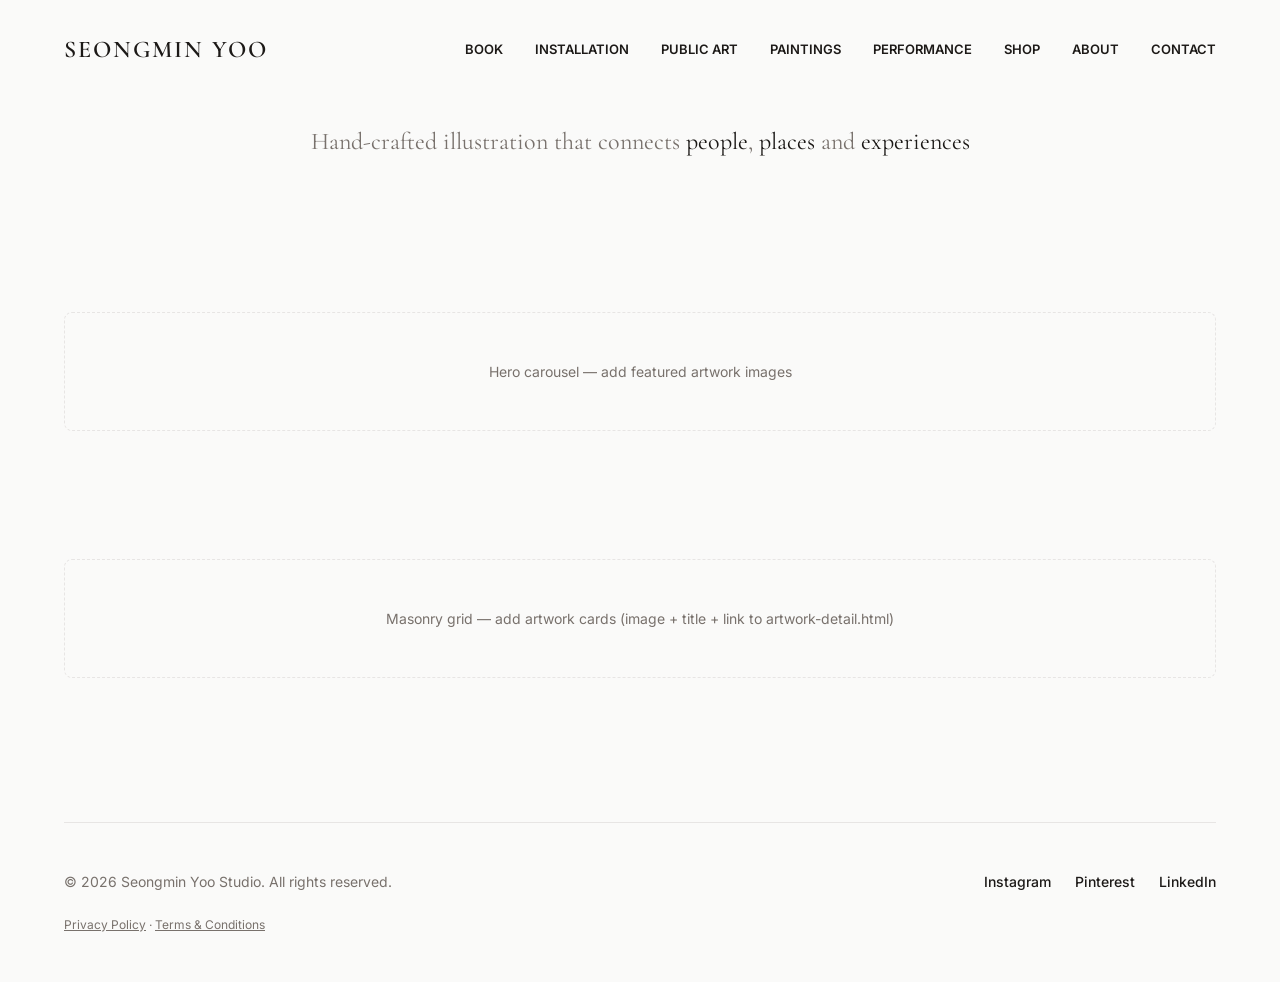
<file: index.html>
<!doctype html>
<html lang="en">
<head>
  <meta charset="UTF-8">
  <meta name="viewport" content="width=device-width, initial-scale=1.0">
  <title><!-- TODO: e.g. "Seongmin Yoo — Illustration & Public Art" --></title>
  <meta name="description" content="<!-- TODO: 1-2 sentence site description for search results -->">
  <link rel="canonical" href="https://TODO-your-domain.com/">
  <!-- TODO: favicon — add once a logo/mark exists -->
  <!-- <link rel="icon" href="favicon.ico"> -->
  <!-- TODO: social preview image (1200x630) for link unfurls -->
  <meta property="og:title" content="<!-- TODO -->">
  <meta property="og:description" content="<!-- TODO -->">
  <meta property="og:image" content="<!-- TODO -->">
  <meta property="og:type" content="website">
  <link rel="preconnect" href="https://fonts.googleapis.com">
  <link rel="preconnect" href="https://fonts.gstatic.com" crossorigin>
  <link href="https://fonts.googleapis.com/css2?family=Cormorant+Garamond:wght@400;600&family=Inter:wght@400;500;600&display=swap" rel="stylesheet">
  <link rel="stylesheet" href="css/style.css">
</head>
<body>
  <a class="skip-link" href="#main">Skip to content</a>

  <header class="site-header">
    <a class="site-logo" href="index.html">Seongmin Yoo</a>
    <button class="nav-toggle" aria-label="Toggle navigation" aria-expanded="false">&#9776;</button>
    <nav class="site-nav" aria-label="Primary">
      <a href="book.html">Book</a>
      <a href="installation.html">Installation</a>
      <a href="public-art.html">Public Art</a>
      <a href="paintings.html">Paintings</a>
      <a href="performance.html">Performance</a>
      <a href="shop.html">Shop</a>
      <a href="about.html">About</a>
      <a href="contact.html">Contact</a>
    </nav>
  </header>

  <p class="tagline">Hand-crafted illustration that connects <strong>people</strong>, <strong>places</strong> and <strong>experiences</strong></p>

  <main id="main">
    <!-- Hero-Carousel: rotating featured artwork. TODO: real images + carousel JS once photos exist -->
    <section class="section" aria-label="Featured work">
      <div class="content-placeholder">Hero carousel — add featured artwork images</div>
    </section>

    <!-- Masonry-Grid: portfolio highlights across categories -->
    <section class="section">
      <h2 class="visually-hidden">Portfolio</h2>
      <div class="content-placeholder">Masonry grid — add artwork cards (image + title + link to artwork-detail.html)</div>
    </section>
  </main>

  <footer class="site-footer">
    <hr class="footer-top-line">
    <div class="footer-content">
      <p class="footer-copyright">&copy; 2026 Seongmin Yoo Studio. All rights reserved.</p>
      <ul class="footer-socials">
        <li><a href="#" data-todo="real Instagram URL">Instagram</a></li>
        <li><a href="#" data-todo="real Pinterest URL">Pinterest</a></li>
        <li><a href="#" data-todo="real LinkedIn URL">LinkedIn</a></li>
      </ul>
    </div>
    <p class="footer-legal"><a href="privacy.html">Privacy Policy</a> &middot; <a href="terms.html">Terms &amp; Conditions</a></p>
  </footer>

  <script src="js/main.js"></script>
</body>
</html>
</file>
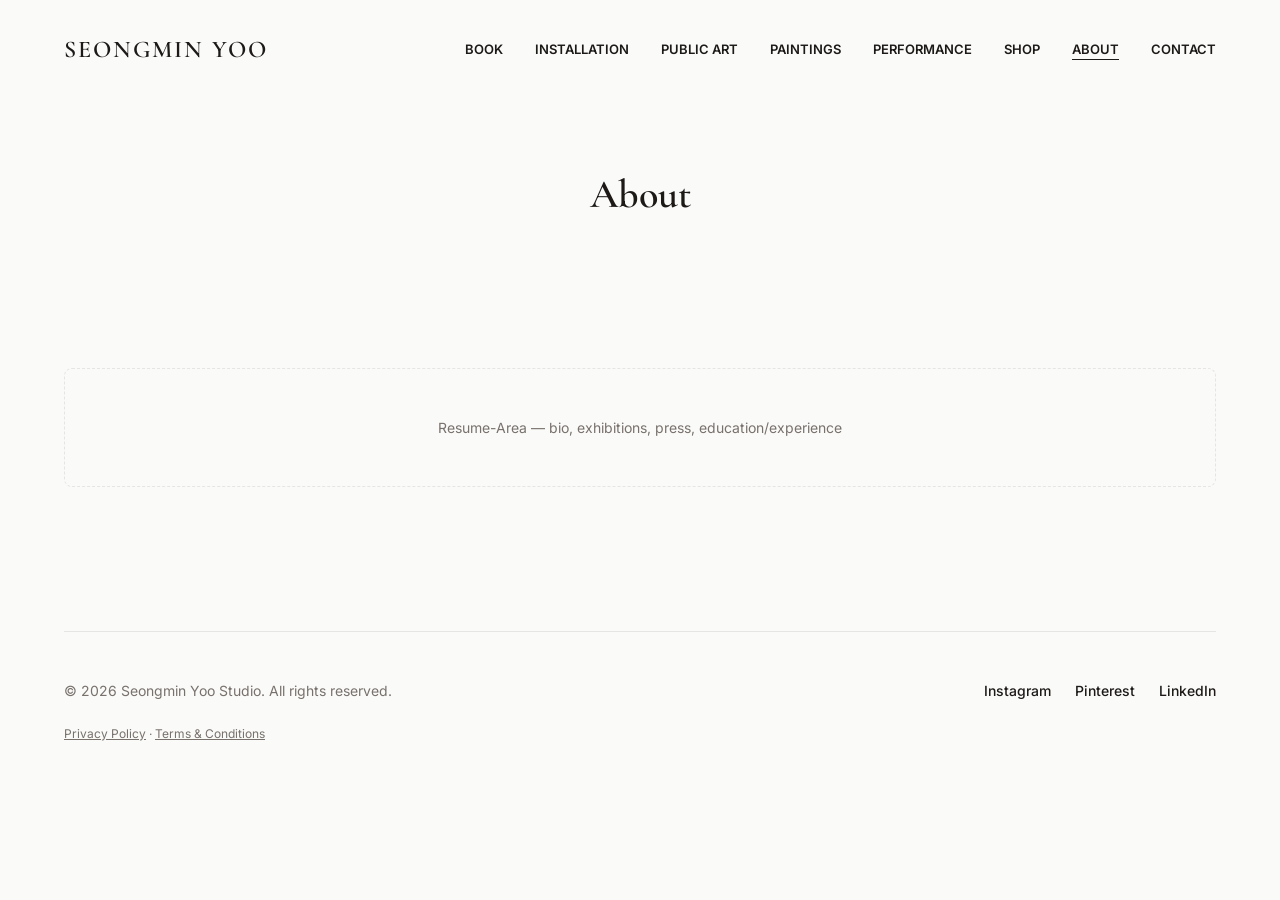
<file: about.html>
<!doctype html>
<html lang="en">
<head>
  <meta charset="UTF-8">
  <meta name="viewport" content="width=device-width, initial-scale=1.0">
  <title><!-- TODO: "About — Seongmin Yoo" --></title>
  <meta name="description" content="<!-- TODO -->">
  <link rel="canonical" href="https://TODO-your-domain.com/about.html">
  <meta property="og:title" content="<!-- TODO -->">
  <meta property="og:description" content="<!-- TODO -->">
  <meta property="og:image" content="<!-- TODO -->">
  <meta property="og:type" content="website">
  <link rel="preconnect" href="https://fonts.googleapis.com">
  <link rel="preconnect" href="https://fonts.gstatic.com" crossorigin>
  <link href="https://fonts.googleapis.com/css2?family=Cormorant+Garamond:wght@400;600&family=Inter:wght@400;500;600&display=swap" rel="stylesheet">
  <link rel="stylesheet" href="css/style.css">
</head>
<body>
  <a class="skip-link" href="#main">Skip to content</a>

  <header class="site-header">
    <a class="site-logo" href="index.html">Seongmin Yoo</a>
    <button class="nav-toggle" aria-label="Toggle navigation" aria-expanded="false">&#9776;</button>
    <nav class="site-nav" aria-label="Primary">
      <a href="book.html">Book</a>
      <a href="installation.html">Installation</a>
      <a href="public-art.html">Public Art</a>
      <a href="paintings.html">Paintings</a>
      <a href="performance.html">Performance</a>
      <a href="shop.html">Shop</a>
      <a href="about.html" aria-current="page">About</a>
      <a href="contact.html">Contact</a>
    </nav>
  </header>

  <main id="main">
    <section class="page-hero">
      <h1>About</h1>
      <p><!-- TODO: short bio intro line --></p>
    </section>

    <section class="section">
      <h2 class="visually-hidden">Resume</h2>
      <div class="content-placeholder">Resume-Area — bio, exhibitions, press, education/experience</div>
    </section>
  </main>

  <footer class="site-footer">
    <hr class="footer-top-line">
    <div class="footer-content">
      <p class="footer-copyright">&copy; 2026 Seongmin Yoo Studio. All rights reserved.</p>
      <ul class="footer-socials">
        <li><a href="#" data-todo="real Instagram URL">Instagram</a></li>
        <li><a href="#" data-todo="real Pinterest URL">Pinterest</a></li>
        <li><a href="#" data-todo="real LinkedIn URL">LinkedIn</a></li>
      </ul>
    </div>
    <p class="footer-legal"><a href="privacy.html">Privacy Policy</a> &middot; <a href="terms.html">Terms &amp; Conditions</a></p>
  </footer>

  <script src="js/main.js"></script>
</body>
</html>
</file>
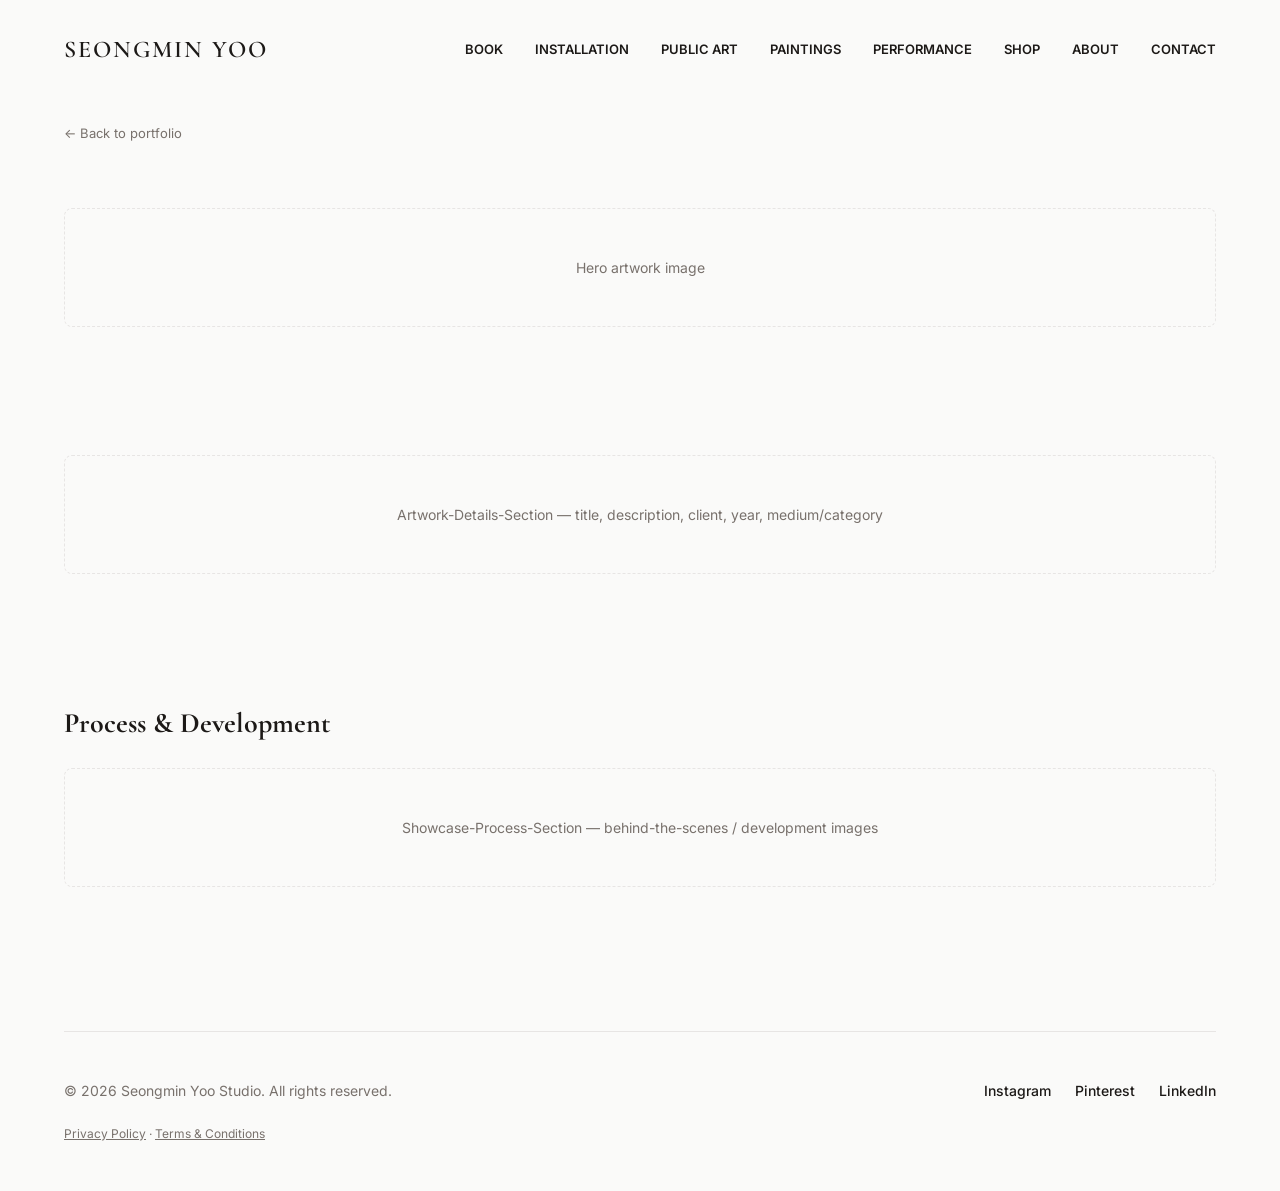
<file: artwork-detail.html>
<!doctype html>
<html lang="en">
<head>
  <meta charset="UTF-8">
  <meta name="viewport" content="width=device-width, initial-scale=1.0">
  <title><!-- TODO: "[Artwork Title] — Seongmin Yoo" --></title>
  <meta name="description" content="<!-- TODO: short description of this piece -->">
  <link rel="canonical" href="https://TODO-your-domain.com/artwork-detail.html">
  <meta property="og:title" content="<!-- TODO -->">
  <meta property="og:description" content="<!-- TODO -->">
  <meta property="og:image" content="<!-- TODO: artwork image -->">
  <meta property="og:type" content="website">
  <link rel="preconnect" href="https://fonts.googleapis.com">
  <link rel="preconnect" href="https://fonts.gstatic.com" crossorigin>
  <link href="https://fonts.googleapis.com/css2?family=Cormorant+Garamond:wght@400;600&family=Inter:wght@400;500;600&display=swap" rel="stylesheet">
  <link rel="stylesheet" href="css/style.css">
</head>
<body>
  <a class="skip-link" href="#main">Skip to content</a>

  <header class="site-header">
    <a class="site-logo" href="index.html">Seongmin Yoo</a>
    <button class="nav-toggle" aria-label="Toggle navigation" aria-expanded="false">&#9776;</button>
    <nav class="site-nav" aria-label="Primary">
      <a href="book.html">Book</a>
      <a href="installation.html">Installation</a>
      <a href="public-art.html">Public Art</a>
      <a href="paintings.html">Paintings</a>
      <a href="performance.html">Performance</a>
      <a href="shop.html">Shop</a>
      <a href="about.html">About</a>
      <a href="contact.html">Contact</a>
    </nav>
  </header>

  <main id="main">
    <a class="breadcrumb" href="index.html">&larr; Back to portfolio</a>

    <!-- NOTE: this is a template for one artwork. Once real pieces exist, either
         duplicate this file per artwork (artwork-slug.html) or move to a static
         site generator that loops over an artwork data file. -->

    <section class="section" aria-label="Artwork">
      <div class="content-placeholder">Hero artwork image</div>
    </section>

    <section class="section">
      <h2 class="visually-hidden">Details</h2>
      <div class="content-placeholder">Artwork-Details-Section — title, description, client, year, medium/category</div>
    </section>

    <section class="section">
      <h2>Process &amp; Development</h2>
      <div class="content-placeholder">Showcase-Process-Section — behind-the-scenes / development images</div>
    </section>
  </main>

  <footer class="site-footer">
    <hr class="footer-top-line">
    <div class="footer-content">
      <p class="footer-copyright">&copy; 2026 Seongmin Yoo Studio. All rights reserved.</p>
      <ul class="footer-socials">
        <li><a href="#" data-todo="real Instagram URL">Instagram</a></li>
        <li><a href="#" data-todo="real Pinterest URL">Pinterest</a></li>
        <li><a href="#" data-todo="real LinkedIn URL">LinkedIn</a></li>
      </ul>
    </div>
    <p class="footer-legal"><a href="privacy.html">Privacy Policy</a> &middot; <a href="terms.html">Terms &amp; Conditions</a></p>
  </footer>

  <script src="js/main.js"></script>
</body>
</html>
</file>
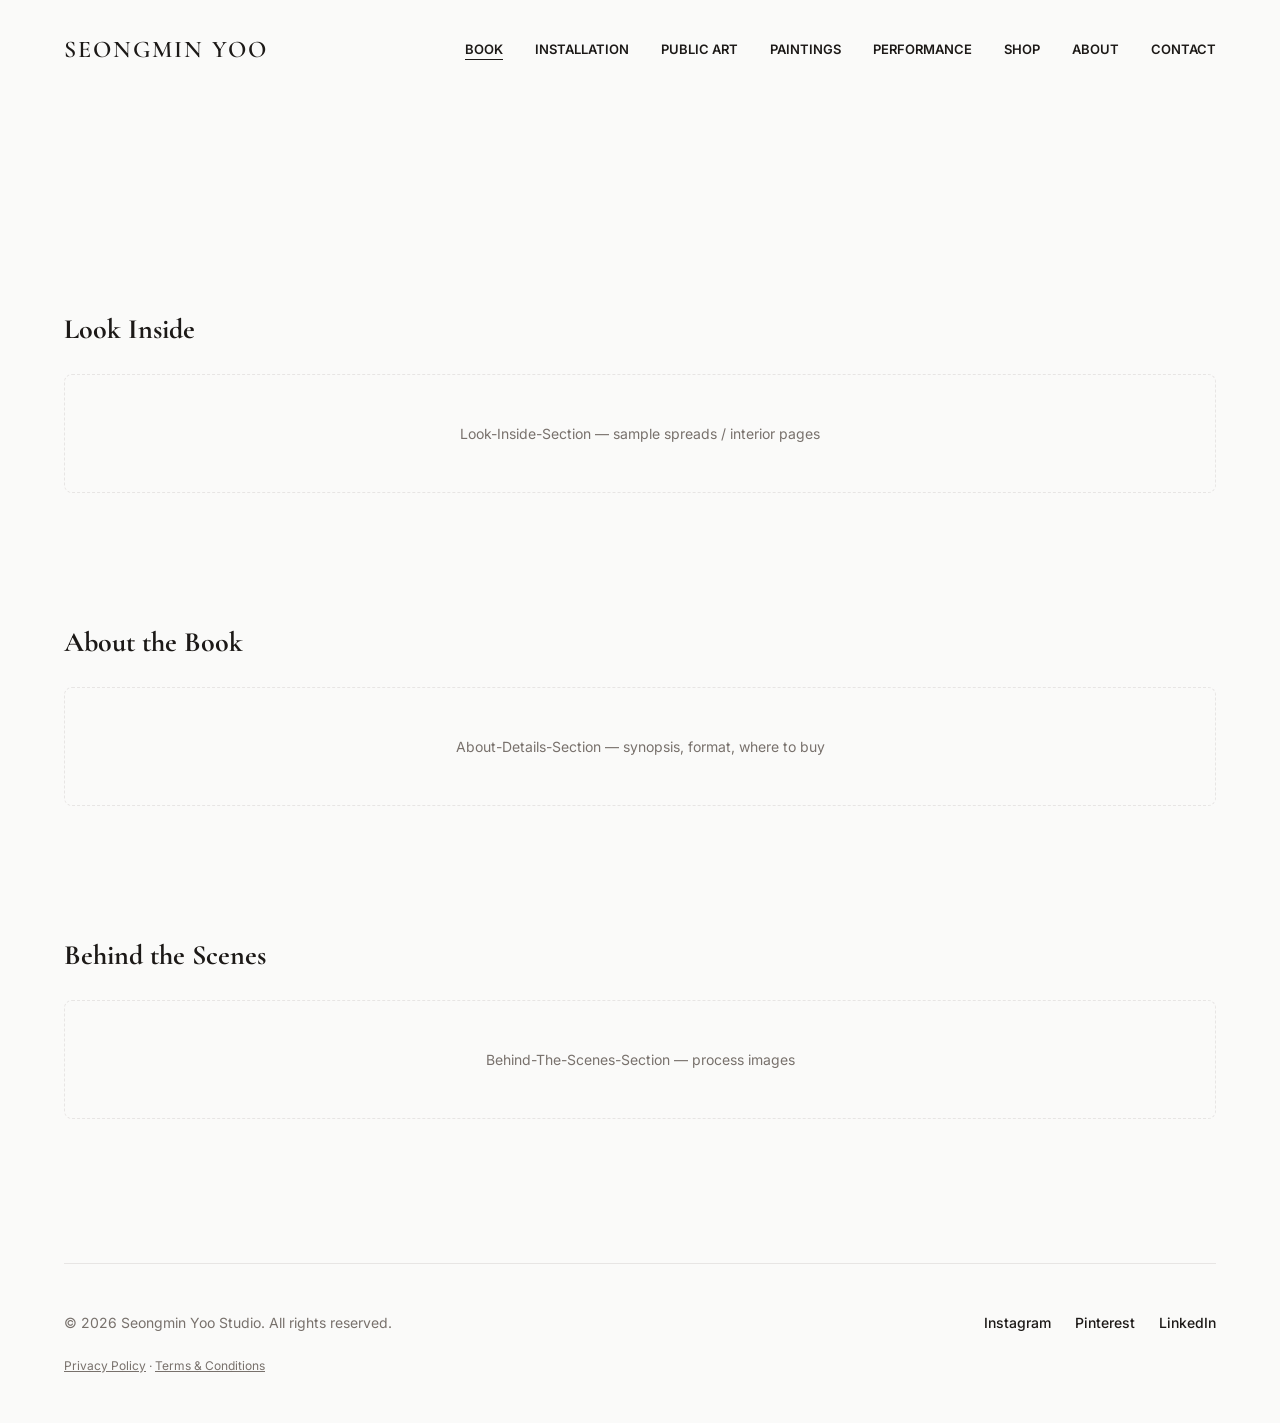
<file: book.html>
<!doctype html>
<html lang="en">
<head>
  <meta charset="UTF-8">
  <meta name="viewport" content="width=device-width, initial-scale=1.0">
  <title><!-- TODO: "Book — Seongmin Yoo" --></title>
  <meta name="description" content="<!-- TODO -->">
  <link rel="canonical" href="https://TODO-your-domain.com/book.html">
  <meta property="og:title" content="<!-- TODO -->">
  <meta property="og:description" content="<!-- TODO -->">
  <meta property="og:image" content="<!-- TODO -->">
  <meta property="og:type" content="website">
  <link rel="preconnect" href="https://fonts.googleapis.com">
  <link rel="preconnect" href="https://fonts.gstatic.com" crossorigin>
  <link href="https://fonts.googleapis.com/css2?family=Cormorant+Garamond:wght@400;600&family=Inter:wght@400;500;600&display=swap" rel="stylesheet">
  <link rel="stylesheet" href="css/style.css">
</head>
<body>
  <a class="skip-link" href="#main">Skip to content</a>

  <header class="site-header">
    <a class="site-logo" href="index.html">Seongmin Yoo</a>
    <button class="nav-toggle" aria-label="Toggle navigation" aria-expanded="false">&#9776;</button>
    <nav class="site-nav" aria-label="Primary">
      <a href="book.html" aria-current="page">Book</a>
      <a href="installation.html">Installation</a>
      <a href="public-art.html">Public Art</a>
      <a href="paintings.html">Paintings</a>
      <a href="performance.html">Performance</a>
      <a href="shop.html">Shop</a>
      <a href="about.html">About</a>
      <a href="contact.html">Contact</a>
    </nav>
  </header>

  <main id="main">
    <section class="page-hero">
      <h1><!-- TODO: book title --></h1>
      <p><!-- TODO: one-line description of the book --></p>
    </section>

    <section class="section">
      <h2>Look Inside</h2>
      <div class="content-placeholder">Look-Inside-Section — sample spreads / interior pages</div>
    </section>

    <section class="section">
      <h2>About the Book</h2>
      <div class="content-placeholder">About-Details-Section — synopsis, format, where to buy</div>
    </section>

    <section class="section">
      <h2>Behind the Scenes</h2>
      <div class="content-placeholder">Behind-The-Scenes-Section — process images</div>
    </section>
  </main>

  <footer class="site-footer">
    <hr class="footer-top-line">
    <div class="footer-content">
      <p class="footer-copyright">&copy; 2026 Seongmin Yoo Studio. All rights reserved.</p>
      <ul class="footer-socials">
        <li><a href="#" data-todo="real Instagram URL">Instagram</a></li>
        <li><a href="#" data-todo="real Pinterest URL">Pinterest</a></li>
        <li><a href="#" data-todo="real LinkedIn URL">LinkedIn</a></li>
      </ul>
    </div>
    <p class="footer-legal"><a href="privacy.html">Privacy Policy</a> &middot; <a href="terms.html">Terms &amp; Conditions</a></p>
  </footer>

  <script src="js/main.js"></script>
</body>
</html>
</file>
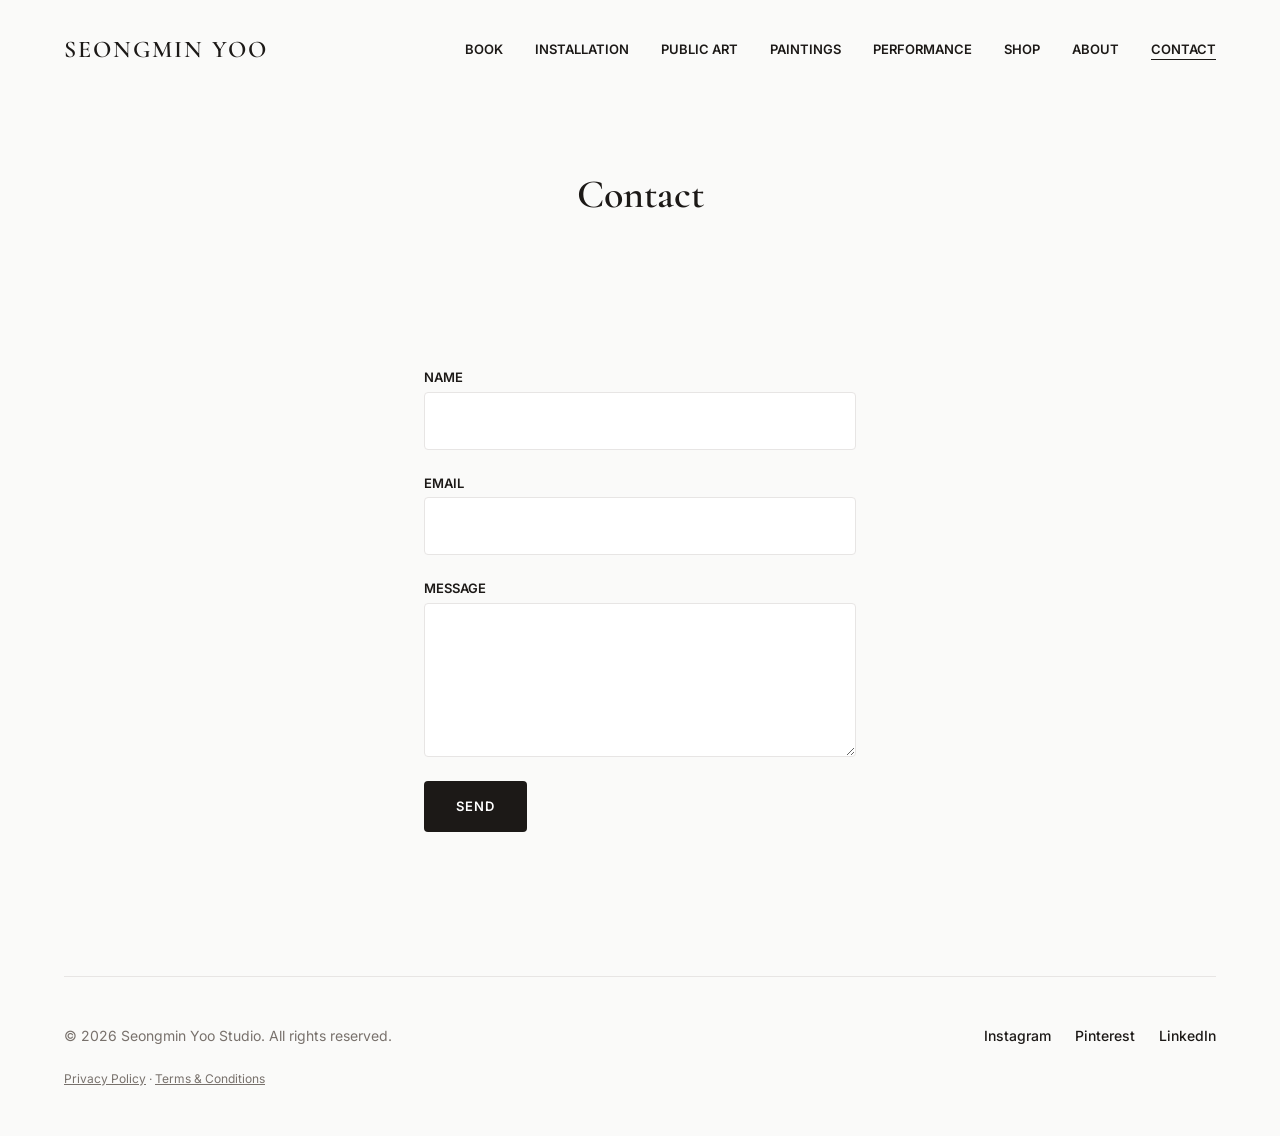
<file: contact.html>
<!doctype html>
<html lang="en">
<head>
  <meta charset="UTF-8">
  <meta name="viewport" content="width=device-width, initial-scale=1.0">
  <title><!-- TODO: "Contact — Seongmin Yoo" --></title>
  <meta name="description" content="<!-- TODO -->">
  <link rel="canonical" href="https://TODO-your-domain.com/contact.html">
  <meta property="og:title" content="<!-- TODO -->">
  <meta property="og:description" content="<!-- TODO -->">
  <meta property="og:image" content="<!-- TODO -->">
  <meta property="og:type" content="website">
  <link rel="preconnect" href="https://fonts.googleapis.com">
  <link rel="preconnect" href="https://fonts.gstatic.com" crossorigin>
  <link href="https://fonts.googleapis.com/css2?family=Cormorant+Garamond:wght@400;600&family=Inter:wght@400;500;600&display=swap" rel="stylesheet">
  <link rel="stylesheet" href="css/style.css">
</head>
<body>
  <a class="skip-link" href="#main">Skip to content</a>

  <header class="site-header">
    <a class="site-logo" href="index.html">Seongmin Yoo</a>
    <button class="nav-toggle" aria-label="Toggle navigation" aria-expanded="false">&#9776;</button>
    <nav class="site-nav" aria-label="Primary">
      <a href="book.html">Book</a>
      <a href="installation.html">Installation</a>
      <a href="public-art.html">Public Art</a>
      <a href="paintings.html">Paintings</a>
      <a href="performance.html">Performance</a>
      <a href="shop.html">Shop</a>
      <a href="about.html">About</a>
      <a href="contact.html" aria-current="page">Contact</a>
    </nav>
  </header>

  <main id="main">
    <section class="page-hero">
      <h1>Contact</h1>
      <p><!-- TODO: short line, e.g. availability for commissions --></p>
    </section>

    <!--
      Contact-Section: form skeleton, ready to wire up.
      TODO before launch:
        1. Create a free Formspree (or similar) account and get a form endpoint.
        2. Replace the action="TODO-FORM-ENDPOINT" below with it.
        3. Formspree handles spam filtering server-side; the honeypot field
           below is a free extra layer that works without any service.
    -->
    <section class="section" style="max-width:560px;margin-inline:auto;">
      <form action="https://TODO-FORM-ENDPOINT" method="POST" novalidate>
        <div class="form-field">
          <label for="name">Name</label>
          <input type="text" id="name" name="name" required minlength="2" placeholder=" ">
        </div>
        <div class="form-field">
          <label for="email">Email</label>
          <input type="email" id="email" name="email" required placeholder=" ">
        </div>
        <div class="form-field">
          <label for="message">Message</label>
          <textarea id="message" name="message" rows="5" required minlength="10" placeholder=" "></textarea>
        </div>
        <!-- honeypot: real visitors never fill this in; bots usually do -->
        <div class="hp-field" aria-hidden="true">
          <label for="company">Company</label>
          <input type="text" id="company" name="company" tabindex="-1" autocomplete="off">
        </div>
        <button type="submit">Send</button>
      </form>
    </section>
  </main>

  <footer class="site-footer">
    <hr class="footer-top-line">
    <div class="footer-content">
      <p class="footer-copyright">&copy; 2026 Seongmin Yoo Studio. All rights reserved.</p>
      <ul class="footer-socials">
        <li><a href="#" data-todo="real Instagram URL">Instagram</a></li>
        <li><a href="#" data-todo="real Pinterest URL">Pinterest</a></li>
        <li><a href="#" data-todo="real LinkedIn URL">LinkedIn</a></li>
      </ul>
    </div>
    <p class="footer-legal"><a href="privacy.html">Privacy Policy</a> &middot; <a href="terms.html">Terms &amp; Conditions</a></p>
  </footer>

  <script src="js/main.js"></script>
</body>
</html>
</file>
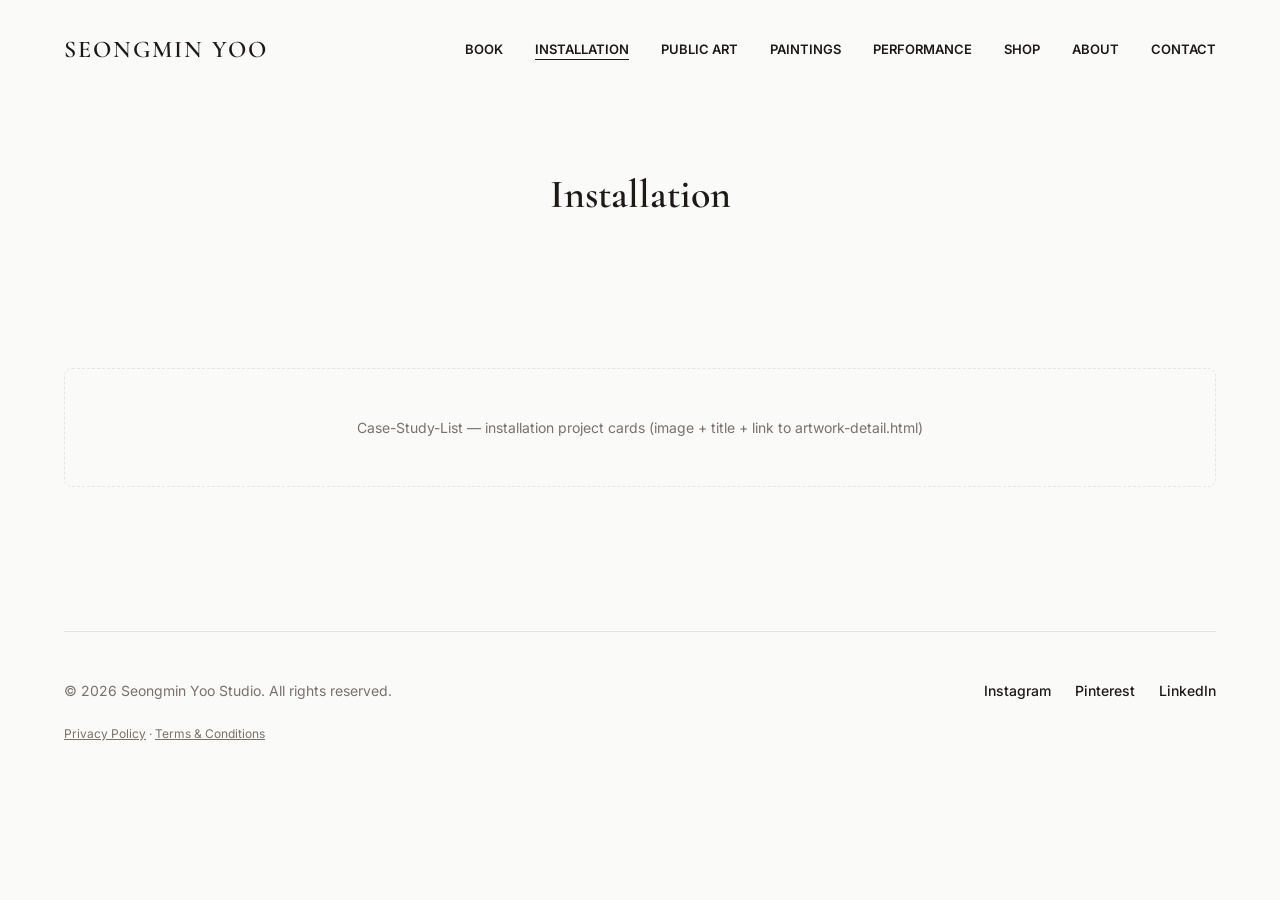
<file: installation.html>
<!doctype html>
<html lang="en">
<head>
  <meta charset="UTF-8">
  <meta name="viewport" content="width=device-width, initial-scale=1.0">
  <title><!-- TODO: "Installation — Seongmin Yoo" --></title>
  <meta name="description" content="<!-- TODO -->">
  <link rel="canonical" href="https://TODO-your-domain.com/installation.html">
  <meta property="og:title" content="<!-- TODO -->">
  <meta property="og:description" content="<!-- TODO -->">
  <meta property="og:image" content="<!-- TODO -->">
  <meta property="og:type" content="website">
  <link rel="preconnect" href="https://fonts.googleapis.com">
  <link rel="preconnect" href="https://fonts.gstatic.com" crossorigin>
  <link href="https://fonts.googleapis.com/css2?family=Cormorant+Garamond:wght@400;600&family=Inter:wght@400;500;600&display=swap" rel="stylesheet">
  <link rel="stylesheet" href="css/style.css">
</head>
<body>
  <a class="skip-link" href="#main">Skip to content</a>

  <header class="site-header">
    <a class="site-logo" href="index.html">Seongmin Yoo</a>
    <button class="nav-toggle" aria-label="Toggle navigation" aria-expanded="false">&#9776;</button>
    <nav class="site-nav" aria-label="Primary">
      <a href="book.html">Book</a>
      <a href="installation.html" aria-current="page">Installation</a>
      <a href="public-art.html">Public Art</a>
      <a href="paintings.html">Paintings</a>
      <a href="performance.html">Performance</a>
      <a href="shop.html">Shop</a>
      <a href="about.html">About</a>
      <a href="contact.html">Contact</a>
    </nav>
  </header>

  <main id="main">
    <section class="page-hero">
      <h1>Installation</h1>
      <p><!-- TODO: one-line category description --></p>
    </section>

    <section class="section">
      <h2 class="visually-hidden">Case Studies</h2>
      <div class="content-placeholder">Case-Study-List — installation project cards (image + title + link to artwork-detail.html)</div>
    </section>
  </main>

  <footer class="site-footer">
    <hr class="footer-top-line">
    <div class="footer-content">
      <p class="footer-copyright">&copy; 2026 Seongmin Yoo Studio. All rights reserved.</p>
      <ul class="footer-socials">
        <li><a href="#" data-todo="real Instagram URL">Instagram</a></li>
        <li><a href="#" data-todo="real Pinterest URL">Pinterest</a></li>
        <li><a href="#" data-todo="real LinkedIn URL">LinkedIn</a></li>
      </ul>
    </div>
    <p class="footer-legal"><a href="privacy.html">Privacy Policy</a> &middot; <a href="terms.html">Terms &amp; Conditions</a></p>
  </footer>

  <script src="js/main.js"></script>
</body>
</html>
</file>
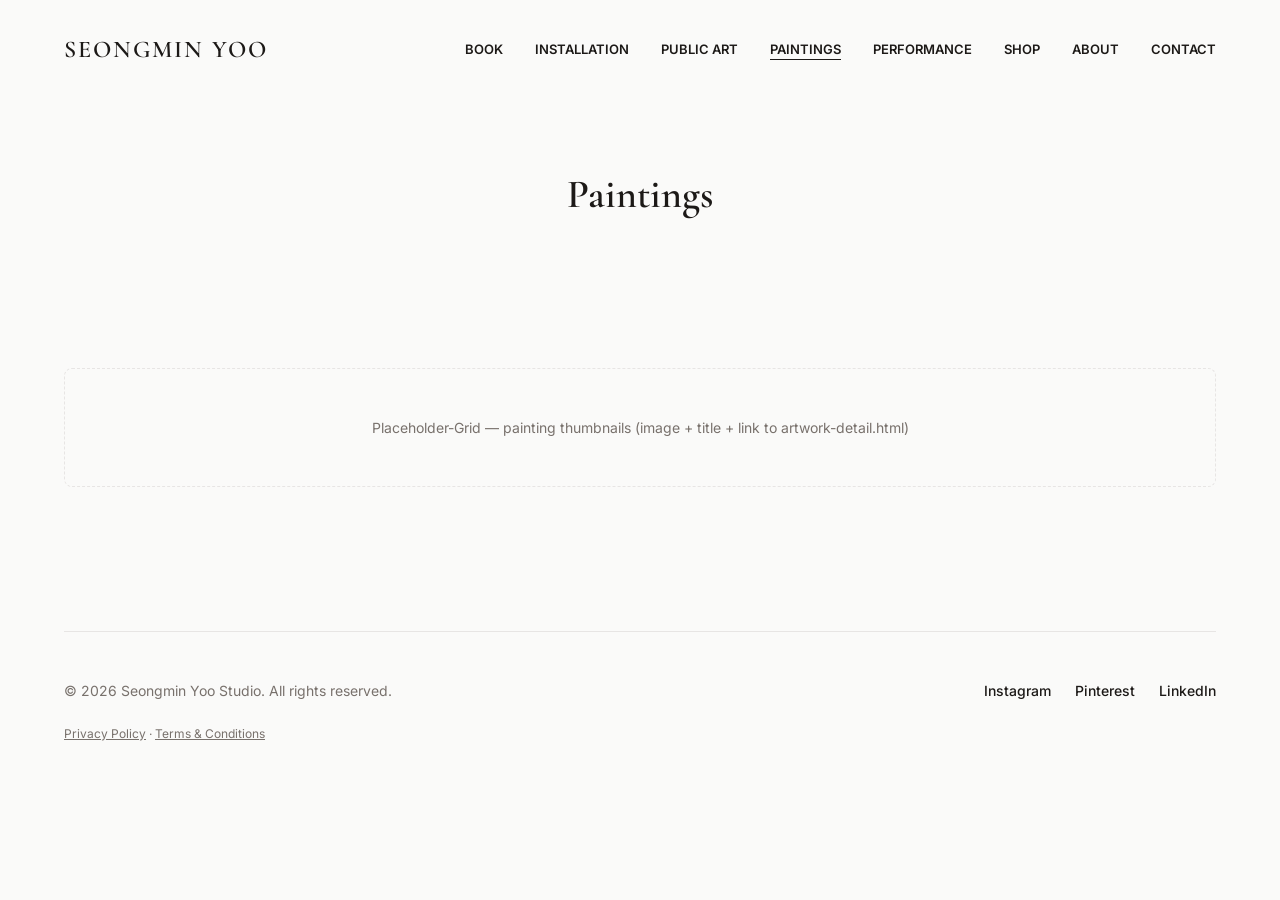
<file: paintings.html>
<!doctype html>
<html lang="en">
<head>
  <meta charset="UTF-8">
  <meta name="viewport" content="width=device-width, initial-scale=1.0">
  <title><!-- TODO: "Paintings — Seongmin Yoo" --></title>
  <meta name="description" content="<!-- TODO -->">
  <link rel="canonical" href="https://TODO-your-domain.com/paintings.html">
  <meta property="og:title" content="<!-- TODO -->">
  <meta property="og:description" content="<!-- TODO -->">
  <meta property="og:image" content="<!-- TODO -->">
  <meta property="og:type" content="website">
  <link rel="preconnect" href="https://fonts.googleapis.com">
  <link rel="preconnect" href="https://fonts.gstatic.com" crossorigin>
  <link href="https://fonts.googleapis.com/css2?family=Cormorant+Garamond:wght@400;600&family=Inter:wght@400;500;600&display=swap" rel="stylesheet">
  <link rel="stylesheet" href="css/style.css">
</head>
<body>
  <a class="skip-link" href="#main">Skip to content</a>

  <header class="site-header">
    <a class="site-logo" href="index.html">Seongmin Yoo</a>
    <button class="nav-toggle" aria-label="Toggle navigation" aria-expanded="false">&#9776;</button>
    <nav class="site-nav" aria-label="Primary">
      <a href="book.html">Book</a>
      <a href="installation.html">Installation</a>
      <a href="public-art.html">Public Art</a>
      <a href="paintings.html" aria-current="page">Paintings</a>
      <a href="performance.html">Performance</a>
      <a href="shop.html">Shop</a>
      <a href="about.html">About</a>
      <a href="contact.html">Contact</a>
    </nav>
  </header>

  <main id="main">
    <section class="page-hero">
      <h1>Paintings</h1>
      <p><!-- TODO: one-line category description --></p>
    </section>

    <section class="section">
      <h2 class="visually-hidden">Gallery</h2>
      <div class="content-placeholder">Placeholder-Grid — painting thumbnails (image + title + link to artwork-detail.html)</div>
    </section>
  </main>

  <footer class="site-footer">
    <hr class="footer-top-line">
    <div class="footer-content">
      <p class="footer-copyright">&copy; 2026 Seongmin Yoo Studio. All rights reserved.</p>
      <ul class="footer-socials">
        <li><a href="#" data-todo="real Instagram URL">Instagram</a></li>
        <li><a href="#" data-todo="real Pinterest URL">Pinterest</a></li>
        <li><a href="#" data-todo="real LinkedIn URL">LinkedIn</a></li>
      </ul>
    </div>
    <p class="footer-legal"><a href="privacy.html">Privacy Policy</a> &middot; <a href="terms.html">Terms &amp; Conditions</a></p>
  </footer>

  <script src="js/main.js"></script>
</body>
</html>
</file>
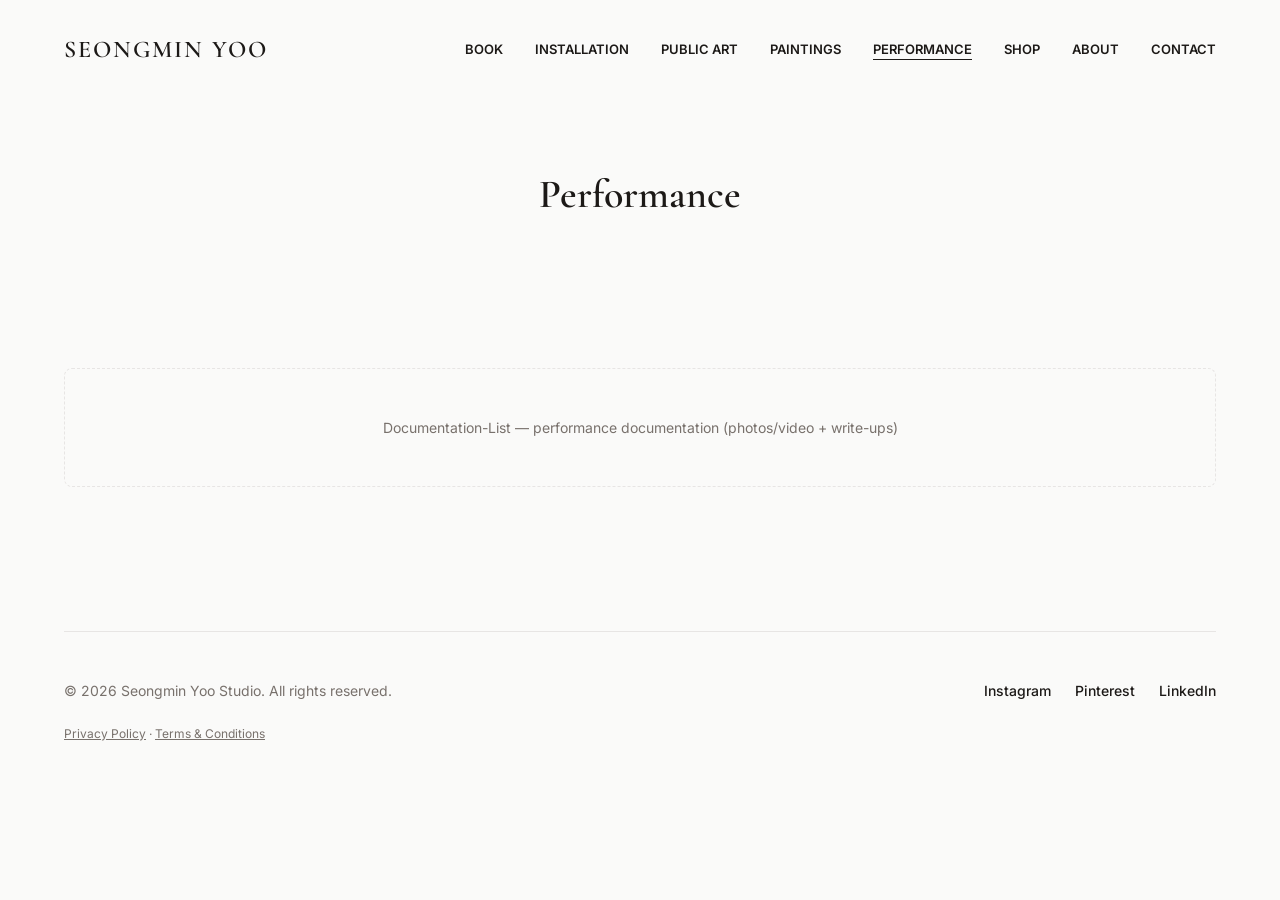
<file: performance.html>
<!doctype html>
<html lang="en">
<head>
  <meta charset="UTF-8">
  <meta name="viewport" content="width=device-width, initial-scale=1.0">
  <title><!-- TODO: "Performance — Seongmin Yoo" --></title>
  <meta name="description" content="<!-- TODO -->">
  <link rel="canonical" href="https://TODO-your-domain.com/performance.html">
  <meta property="og:title" content="<!-- TODO -->">
  <meta property="og:description" content="<!-- TODO -->">
  <meta property="og:image" content="<!-- TODO -->">
  <meta property="og:type" content="website">
  <link rel="preconnect" href="https://fonts.googleapis.com">
  <link rel="preconnect" href="https://fonts.gstatic.com" crossorigin>
  <link href="https://fonts.googleapis.com/css2?family=Cormorant+Garamond:wght@400;600&family=Inter:wght@400;500;600&display=swap" rel="stylesheet">
  <link rel="stylesheet" href="css/style.css">
</head>
<body>
  <a class="skip-link" href="#main">Skip to content</a>

  <header class="site-header">
    <a class="site-logo" href="index.html">Seongmin Yoo</a>
    <button class="nav-toggle" aria-label="Toggle navigation" aria-expanded="false">&#9776;</button>
    <nav class="site-nav" aria-label="Primary">
      <a href="book.html">Book</a>
      <a href="installation.html">Installation</a>
      <a href="public-art.html">Public Art</a>
      <a href="paintings.html">Paintings</a>
      <a href="performance.html" aria-current="page">Performance</a>
      <a href="shop.html">Shop</a>
      <a href="about.html">About</a>
      <a href="contact.html">Contact</a>
    </nav>
  </header>

  <main id="main">
    <section class="page-hero">
      <h1>Performance</h1>
      <p><!-- TODO: one-line category description --></p>
    </section>

    <section class="section">
      <h2 class="visually-hidden">Documentation</h2>
      <div class="content-placeholder">Documentation-List — performance documentation (photos/video + write-ups)</div>
    </section>
  </main>

  <footer class="site-footer">
    <hr class="footer-top-line">
    <div class="footer-content">
      <p class="footer-copyright">&copy; 2026 Seongmin Yoo Studio. All rights reserved.</p>
      <ul class="footer-socials">
        <li><a href="#" data-todo="real Instagram URL">Instagram</a></li>
        <li><a href="#" data-todo="real Pinterest URL">Pinterest</a></li>
        <li><a href="#" data-todo="real LinkedIn URL">LinkedIn</a></li>
      </ul>
    </div>
    <p class="footer-legal"><a href="privacy.html">Privacy Policy</a> &middot; <a href="terms.html">Terms &amp; Conditions</a></p>
  </footer>

  <script src="js/main.js"></script>
</body>
</html>
</file>
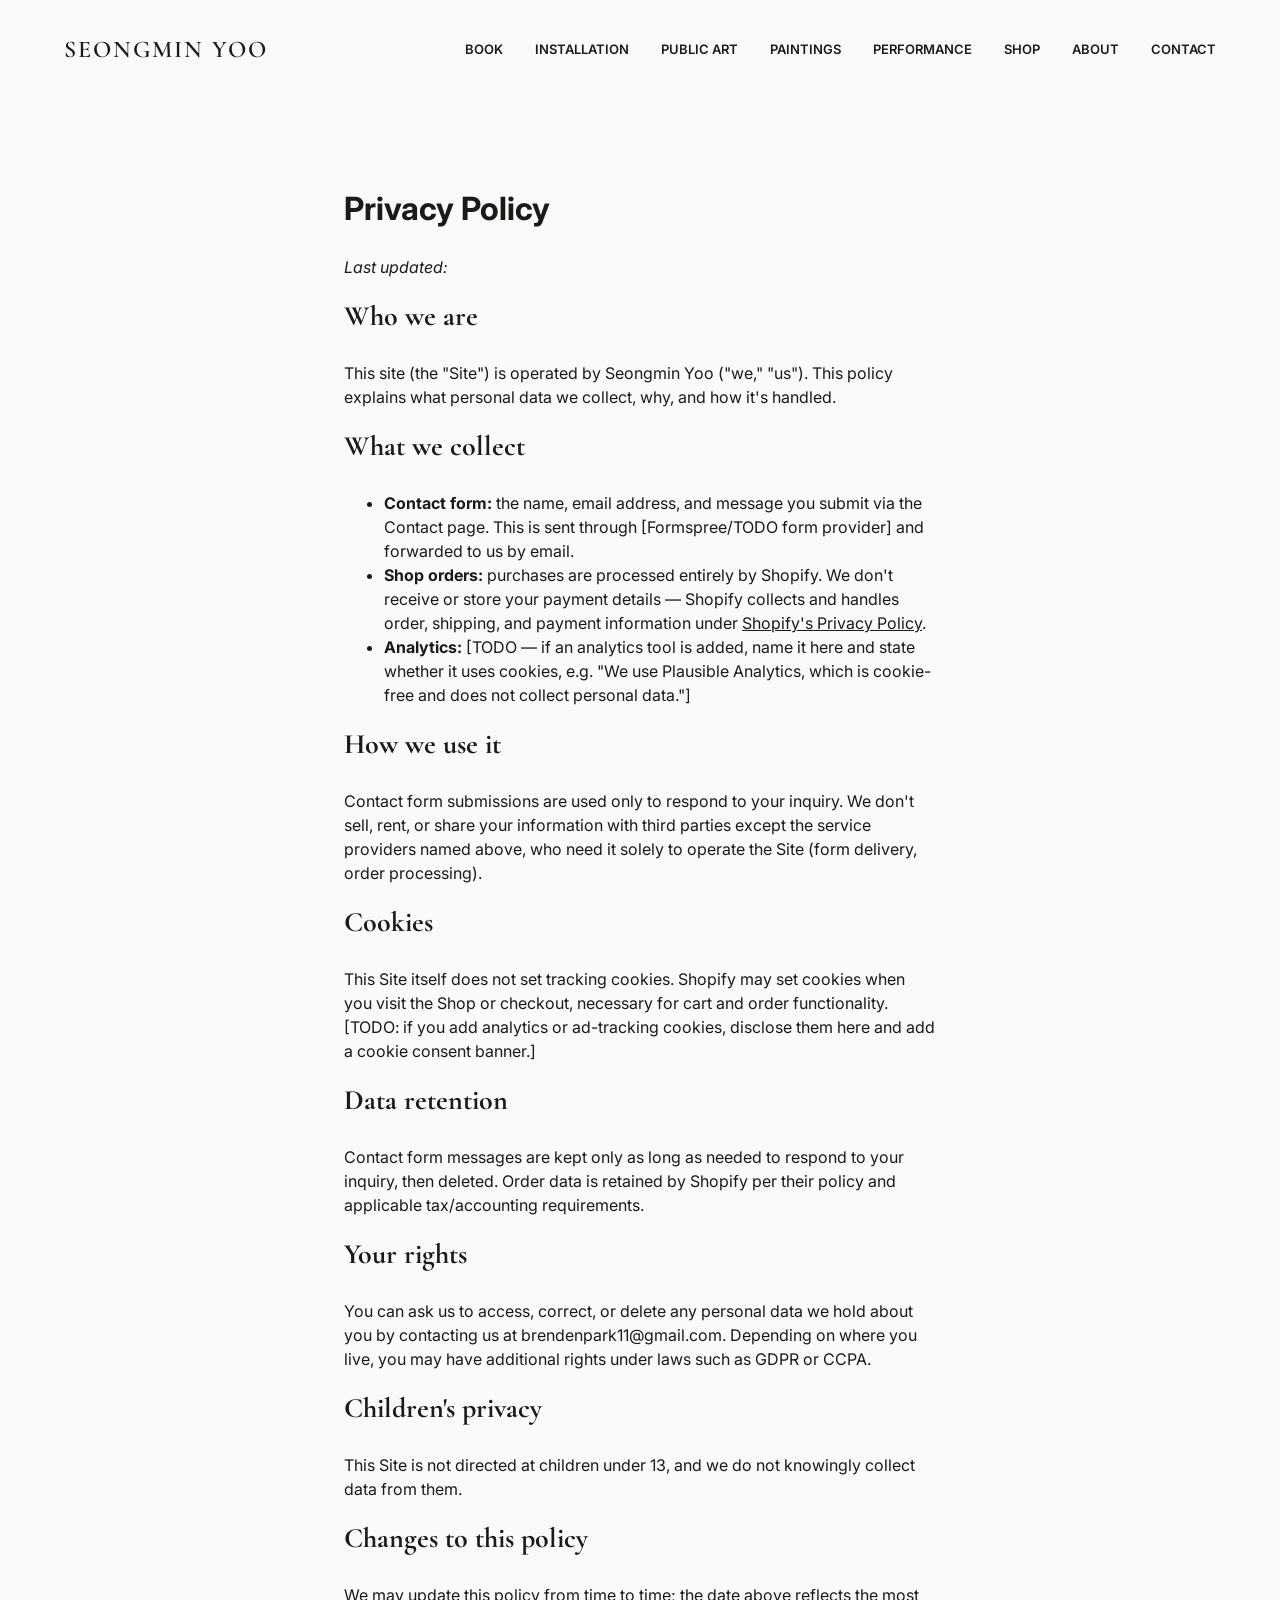
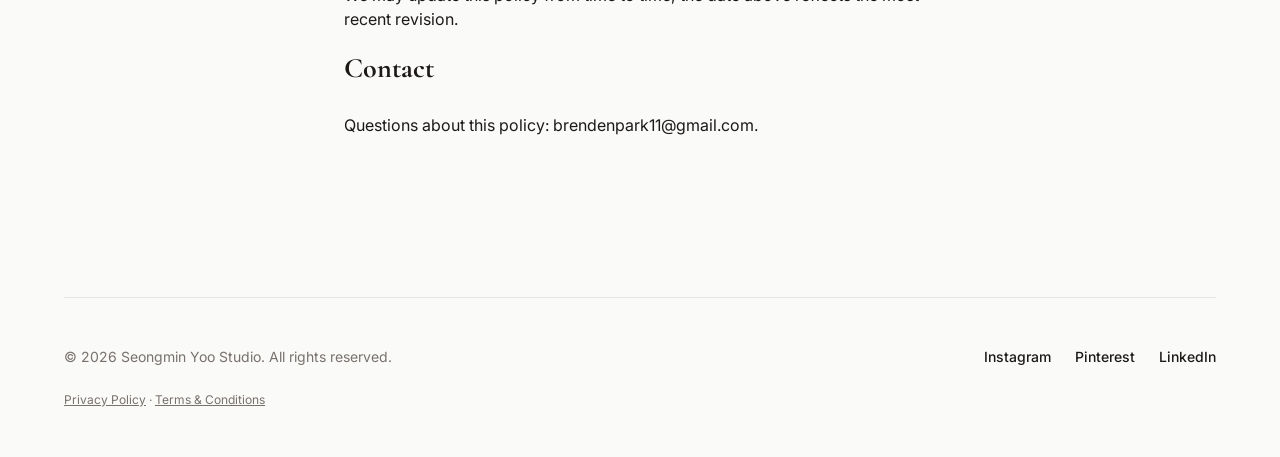
<file: privacy.html>
<!doctype html>
<html lang="en">
<head>
  <meta charset="UTF-8">
  <meta name="viewport" content="width=device-width, initial-scale=1.0">
  <title>Privacy Policy — Seongmin Yoo</title>
  <link rel="canonical" href="https://TODO-your-domain.com/privacy.html">
  <link rel="preconnect" href="https://fonts.googleapis.com">
  <link rel="preconnect" href="https://fonts.gstatic.com" crossorigin>
  <link href="https://fonts.googleapis.com/css2?family=Cormorant+Garamond:wght@400;600&family=Inter:wght@400;500;600&display=swap" rel="stylesheet">
  <link rel="stylesheet" href="css/style.css">
</head>
<body>
  <a class="skip-link" href="#main">Skip to content</a>

  <header class="site-header">
    <a class="site-logo" href="index.html">Seongmin Yoo</a>
    <button class="nav-toggle" aria-label="Toggle navigation" aria-expanded="false">&#9776;</button>
    <nav class="site-nav" aria-label="Primary">
      <a href="book.html">Book</a>
      <a href="installation.html">Installation</a>
      <a href="public-art.html">Public Art</a>
      <a href="paintings.html">Paintings</a>
      <a href="performance.html">Performance</a>
      <a href="shop.html">Shop</a>
      <a href="about.html">About</a>
      <a href="contact.html">Contact</a>
    </nav>
  </header>

  <main id="main" class="section" style="max-width:720px;margin-inline:auto;">
    <h1>Privacy Policy</h1>
    <p><em>Last updated: <!-- TODO: date this goes live --></em></p>
    <!-- TODO: contact email below is a placeholder (brendenpark11@gmail.com) — swap for the permanent studio contact address once decided -->

    <h2>Who we are</h2>
    <p>
      This site (the "Site") is operated by Seongmin Yoo ("we," "us"). This
      policy explains what personal data we collect, why, and how it's
      handled.
    </p>

    <h2>What we collect</h2>
    <ul>
      <li><strong>Contact form:</strong> the name, email address, and message you submit via the Contact page. This is sent through [Formspree/TODO form provider] and forwarded to us by email.</li>
      <li><strong>Shop orders:</strong> purchases are processed entirely by Shopify. We don't receive or store your payment details — Shopify collects and handles order, shipping, and payment information under <a href="https://www.shopify.com/legal/privacy" target="_blank" rel="noopener">Shopify's Privacy Policy</a>.</li>
      <li><strong>Analytics:</strong> [TODO — if an analytics tool is added, name it here and state whether it uses cookies, e.g. "We use Plausible Analytics, which is cookie-free and does not collect personal data."]</li>
    </ul>

    <h2>How we use it</h2>
    <p>
      Contact form submissions are used only to respond to your inquiry. We
      don't sell, rent, or share your information with third parties except
      the service providers named above, who need it solely to operate the
      Site (form delivery, order processing).
    </p>

    <h2>Cookies</h2>
    <p>
      This Site itself does not set tracking cookies. Shopify may set
      cookies when you visit the Shop or checkout, necessary for cart and
      order functionality. [TODO: if you add analytics or ad-tracking
      cookies, disclose them here and add a cookie consent banner.]
    </p>

    <h2>Data retention</h2>
    <p>
      Contact form messages are kept only as long as needed to respond to
      your inquiry, then deleted. Order data is retained by Shopify per
      their policy and applicable tax/accounting requirements.
    </p>

    <h2>Your rights</h2>
    <p>
      You can ask us to access, correct, or delete any personal data we
      hold about you by contacting us at brendenpark11@gmail.com. Depending on
      where you live, you may have additional rights under laws such as
      GDPR or CCPA.
    </p>

    <h2>Children's privacy</h2>
    <p>This Site is not directed at children under 13, and we do not knowingly collect data from them.</p>

    <h2>Changes to this policy</h2>
    <p>We may update this policy from time to time; the date above reflects the most recent revision.</p>

    <h2>Contact</h2>
    <p>Questions about this policy: brendenpark11@gmail.com.</p>
  </main>

  <footer class="site-footer">
    <hr class="footer-top-line">
    <div class="footer-content">
      <p class="footer-copyright">&copy; 2026 Seongmin Yoo Studio. All rights reserved.</p>
      <ul class="footer-socials">
        <li><a href="#" data-todo="real Instagram URL">Instagram</a></li>
        <li><a href="#" data-todo="real Pinterest URL">Pinterest</a></li>
        <li><a href="#" data-todo="real LinkedIn URL">LinkedIn</a></li>
      </ul>
    </div>
    <p class="footer-legal"><a href="privacy.html" aria-current="page">Privacy Policy</a> &middot; <a href="terms.html">Terms &amp; Conditions</a></p>
  </footer>

  <script src="js/main.js"></script>
</body>
</html>
</file>
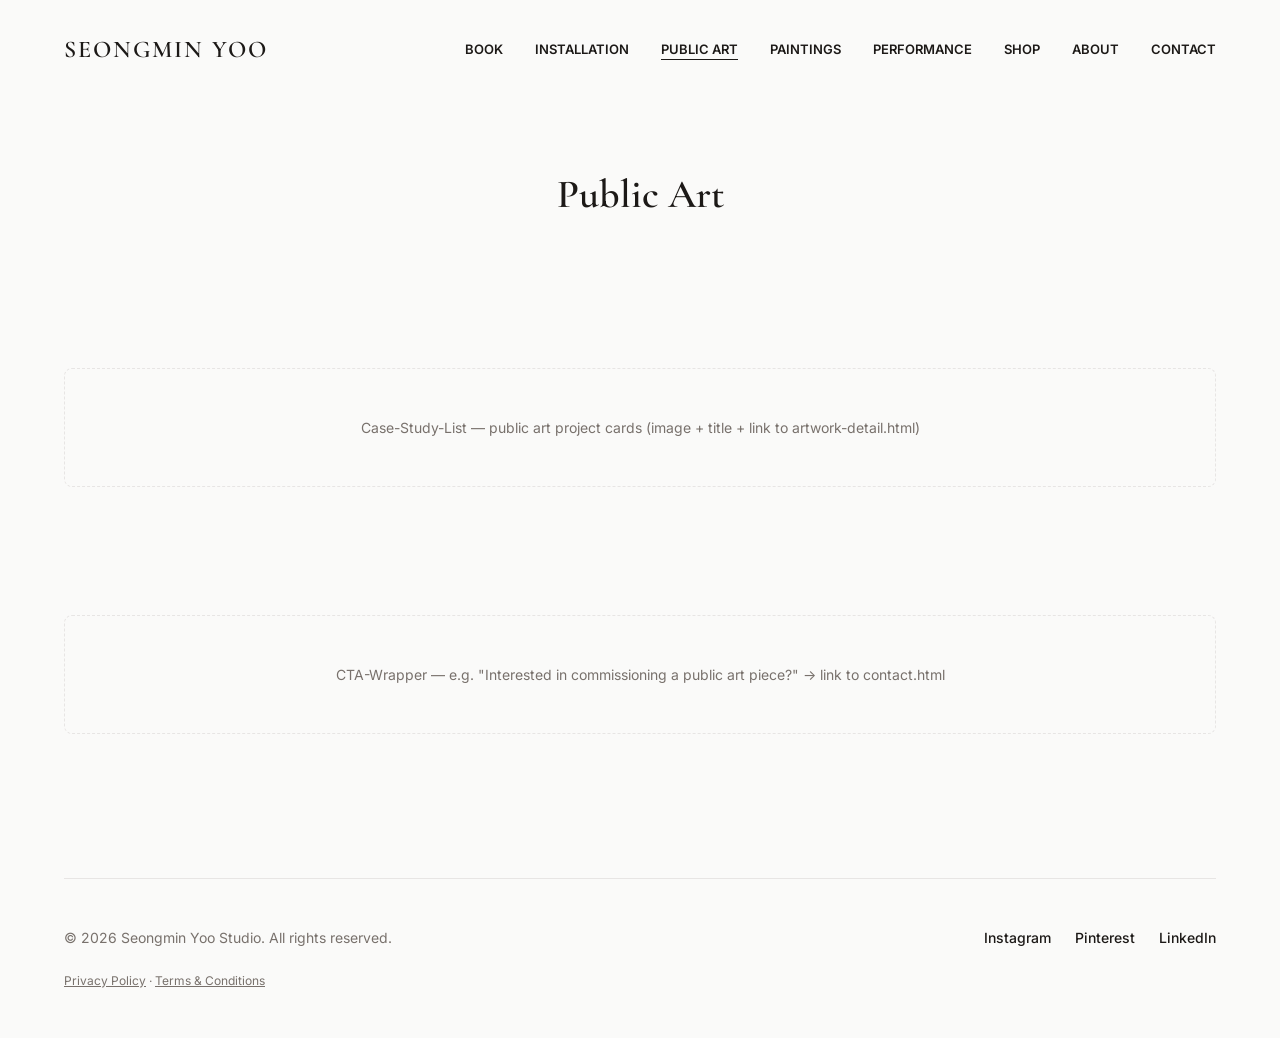
<file: public-art.html>
<!doctype html>
<html lang="en">
<head>
  <meta charset="UTF-8">
  <meta name="viewport" content="width=device-width, initial-scale=1.0">
  <title><!-- TODO: "Public Art — Seongmin Yoo" --></title>
  <meta name="description" content="<!-- TODO -->">
  <link rel="canonical" href="https://TODO-your-domain.com/public-art.html">
  <meta property="og:title" content="<!-- TODO -->">
  <meta property="og:description" content="<!-- TODO -->">
  <meta property="og:image" content="<!-- TODO -->">
  <meta property="og:type" content="website">
  <link rel="preconnect" href="https://fonts.googleapis.com">
  <link rel="preconnect" href="https://fonts.gstatic.com" crossorigin>
  <link href="https://fonts.googleapis.com/css2?family=Cormorant+Garamond:wght@400;600&family=Inter:wght@400;500;600&display=swap" rel="stylesheet">
  <link rel="stylesheet" href="css/style.css">
</head>
<body>
  <a class="skip-link" href="#main">Skip to content</a>

  <header class="site-header">
    <a class="site-logo" href="index.html">Seongmin Yoo</a>
    <button class="nav-toggle" aria-label="Toggle navigation" aria-expanded="false">&#9776;</button>
    <nav class="site-nav" aria-label="Primary">
      <a href="book.html">Book</a>
      <a href="installation.html">Installation</a>
      <a href="public-art.html" aria-current="page">Public Art</a>
      <a href="paintings.html">Paintings</a>
      <a href="performance.html">Performance</a>
      <a href="shop.html">Shop</a>
      <a href="about.html">About</a>
      <a href="contact.html">Contact</a>
    </nav>
  </header>

  <main id="main">
    <section class="page-hero">
      <h1>Public Art</h1>
      <p><!-- TODO: one-line category description --></p>
    </section>

    <section class="section">
      <h2 class="visually-hidden">Case Studies</h2>
      <div class="content-placeholder">Case-Study-List — public art project cards (image + title + link to artwork-detail.html)</div>
    </section>

    <section class="section" aria-label="Call to action">
      <div class="content-placeholder">CTA-Wrapper — e.g. "Interested in commissioning a public art piece?" &rarr; link to contact.html</div>
    </section>
  </main>

  <footer class="site-footer">
    <hr class="footer-top-line">
    <div class="footer-content">
      <p class="footer-copyright">&copy; 2026 Seongmin Yoo Studio. All rights reserved.</p>
      <ul class="footer-socials">
        <li><a href="#" data-todo="real Instagram URL">Instagram</a></li>
        <li><a href="#" data-todo="real Pinterest URL">Pinterest</a></li>
        <li><a href="#" data-todo="real LinkedIn URL">LinkedIn</a></li>
      </ul>
    </div>
    <p class="footer-legal"><a href="privacy.html">Privacy Policy</a> &middot; <a href="terms.html">Terms &amp; Conditions</a></p>
  </footer>

  <script src="js/main.js"></script>
</body>
</html>
</file>
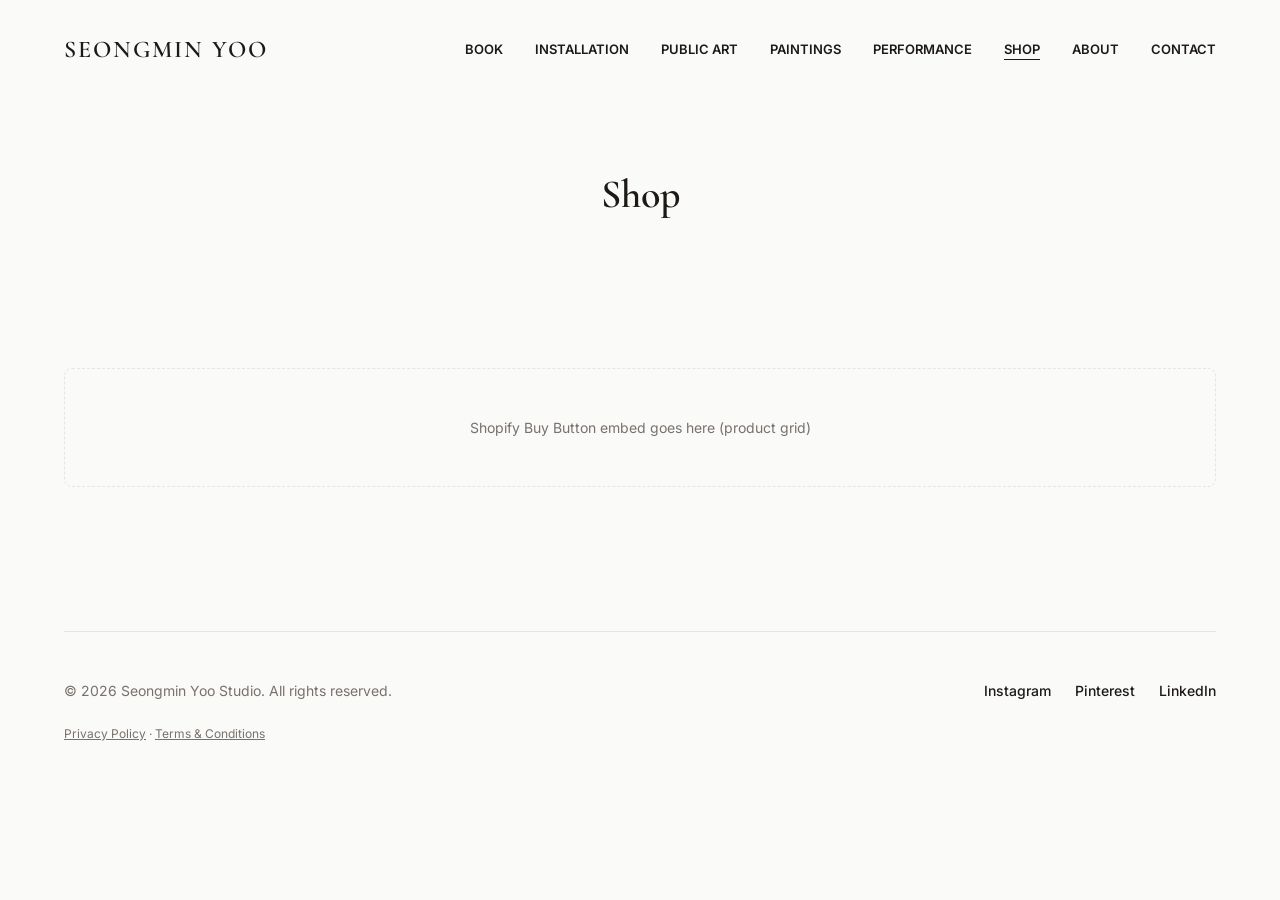
<file: shop.html>
<!doctype html>
<html lang="en">
<head>
  <meta charset="UTF-8">
  <meta name="viewport" content="width=device-width, initial-scale=1.0">
  <title><!-- TODO: "Shop — Seongmin Yoo" --></title>
  <meta name="description" content="<!-- TODO -->">
  <link rel="canonical" href="https://TODO-your-domain.com/shop.html">
  <meta property="og:title" content="<!-- TODO -->">
  <meta property="og:description" content="<!-- TODO -->">
  <meta property="og:image" content="<!-- TODO -->">
  <meta property="og:type" content="website">
  <link rel="preconnect" href="https://fonts.googleapis.com">
  <link rel="preconnect" href="https://fonts.gstatic.com" crossorigin>
  <link href="https://fonts.googleapis.com/css2?family=Cormorant+Garamond:wght@400;600&family=Inter:wght@400;500;600&display=swap" rel="stylesheet">
  <link rel="stylesheet" href="css/style.css">
</head>
<body>
  <a class="skip-link" href="#main">Skip to content</a>

  <header class="site-header">
    <a class="site-logo" href="index.html">Seongmin Yoo</a>
    <button class="nav-toggle" aria-label="Toggle navigation" aria-expanded="false">&#9776;</button>
    <nav class="site-nav" aria-label="Primary">
      <a href="book.html">Book</a>
      <a href="installation.html">Installation</a>
      <a href="public-art.html">Public Art</a>
      <a href="paintings.html">Paintings</a>
      <a href="performance.html">Performance</a>
      <a href="shop.html" aria-current="page">Shop</a>
      <a href="about.html">About</a>
      <a href="contact.html">Contact</a>
    </nav>
  </header>

  <main id="main">
    <section class="page-hero">
      <h1>Shop</h1>
      <p><!-- TODO: short line about prints/products available --></p>
    </section>

    <!--
      Product-Grid-Wrapper: this is a static site, so checkout is handled by Shopify.
      TODO before launch:
        1. Set up products in Shopify.
        2. Use Shopify's "Buy Button" channel to generate an embed snippet per
           product (or a collection embed for the whole grid) — Shopify hosts
           the cart/checkout, so no backend is needed here.
        3. Paste the generated <script> + container <div> in place of the
           placeholder below.
    -->
    <section class="section">
      <h2 class="visually-hidden">Products</h2>
      <div class="content-placeholder">Shopify Buy Button embed goes here (product grid)</div>
    </section>
  </main>

  <footer class="site-footer">
    <hr class="footer-top-line">
    <div class="footer-content">
      <p class="footer-copyright">&copy; 2026 Seongmin Yoo Studio. All rights reserved.</p>
      <ul class="footer-socials">
        <li><a href="#" data-todo="real Instagram URL">Instagram</a></li>
        <li><a href="#" data-todo="real Pinterest URL">Pinterest</a></li>
        <li><a href="#" data-todo="real LinkedIn URL">LinkedIn</a></li>
      </ul>
    </div>
    <p class="footer-legal"><a href="privacy.html">Privacy Policy</a> &middot; <a href="terms.html">Terms &amp; Conditions</a></p>
  </footer>

  <script src="js/main.js"></script>
</body>
</html>
</file>
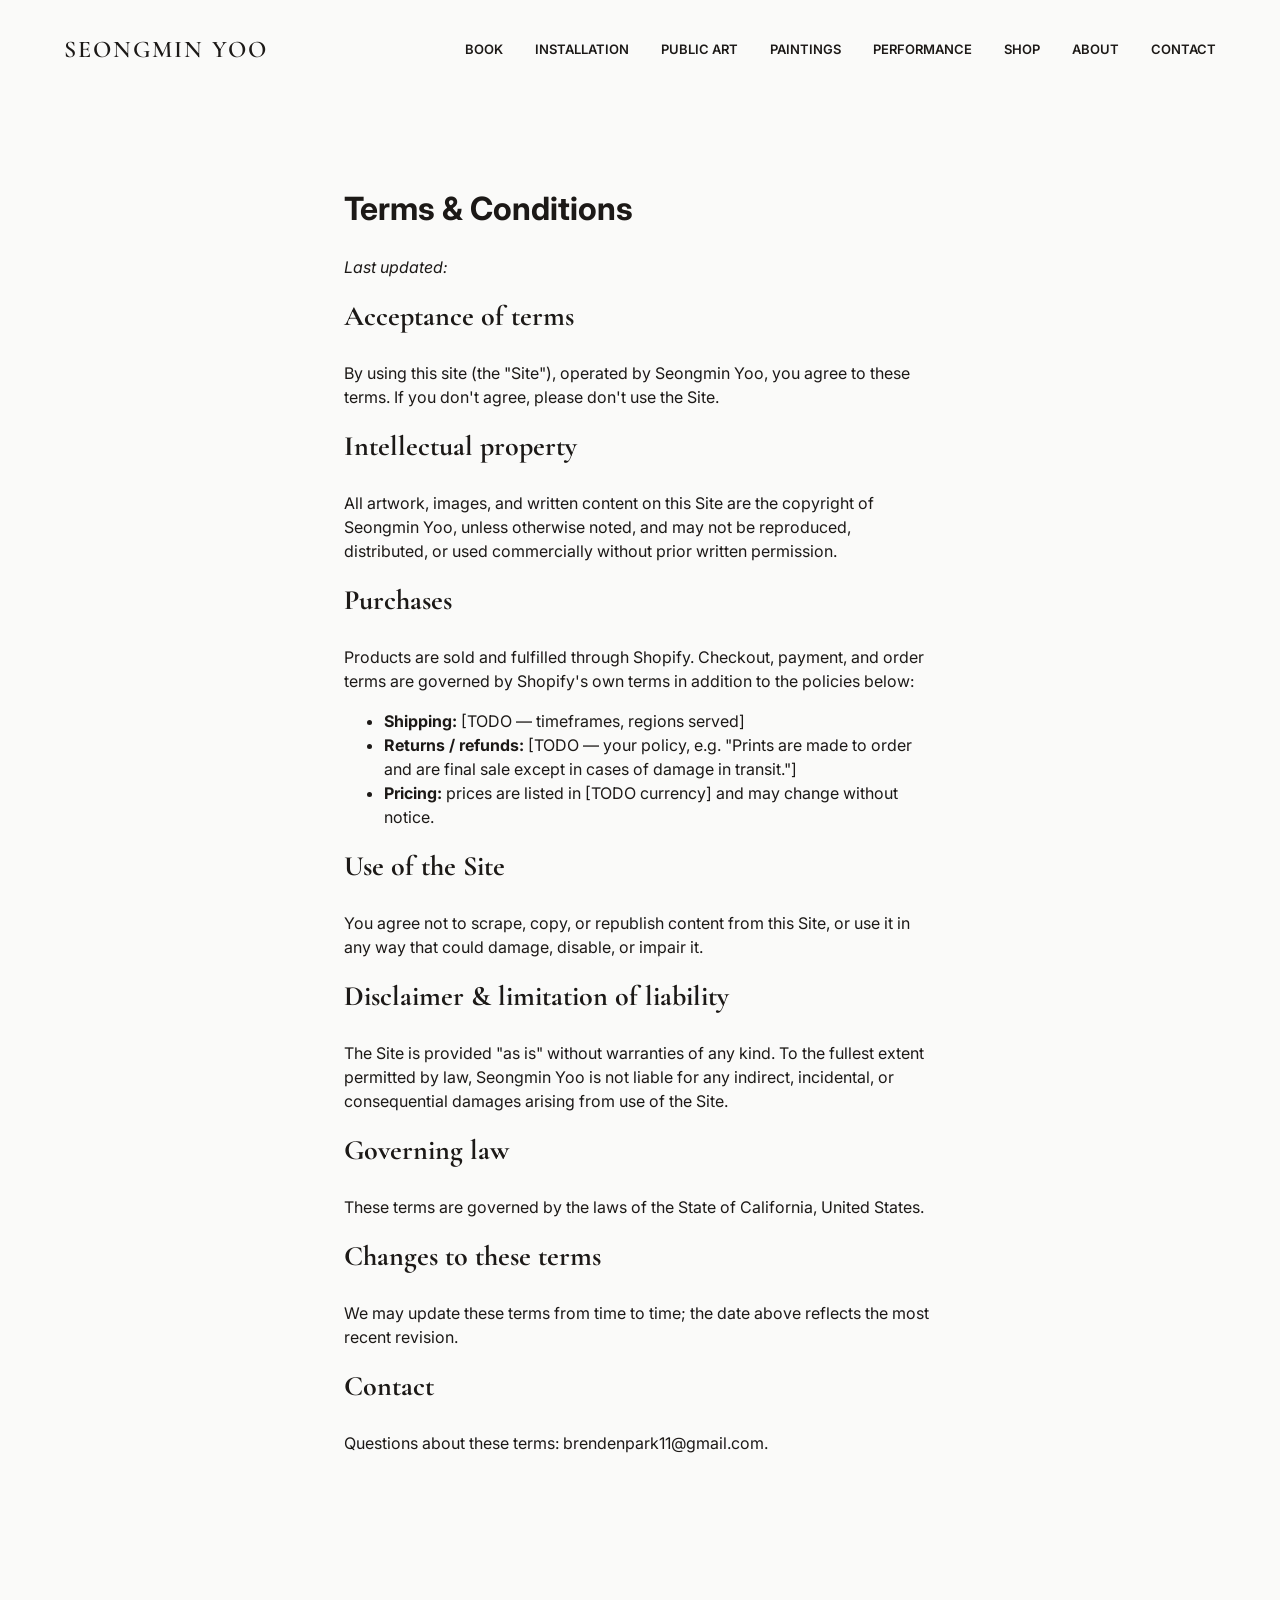
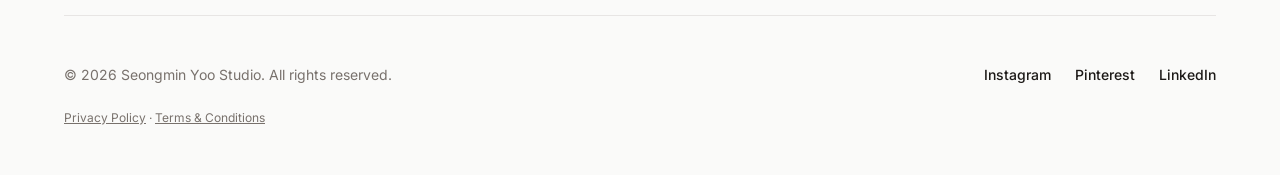
<file: terms.html>
<!doctype html>
<html lang="en">
<head>
  <meta charset="UTF-8">
  <meta name="viewport" content="width=device-width, initial-scale=1.0">
  <title>Terms &amp; Conditions — Seongmin Yoo</title>
  <link rel="canonical" href="https://TODO-your-domain.com/terms.html">
  <link rel="preconnect" href="https://fonts.googleapis.com">
  <link rel="preconnect" href="https://fonts.gstatic.com" crossorigin>
  <link href="https://fonts.googleapis.com/css2?family=Cormorant+Garamond:wght@400;600&family=Inter:wght@400;500;600&display=swap" rel="stylesheet">
  <link rel="stylesheet" href="css/style.css">
</head>
<body>
  <a class="skip-link" href="#main">Skip to content</a>

  <header class="site-header">
    <a class="site-logo" href="index.html">Seongmin Yoo</a>
    <button class="nav-toggle" aria-label="Toggle navigation" aria-expanded="false">&#9776;</button>
    <nav class="site-nav" aria-label="Primary">
      <a href="book.html">Book</a>
      <a href="installation.html">Installation</a>
      <a href="public-art.html">Public Art</a>
      <a href="paintings.html">Paintings</a>
      <a href="performance.html">Performance</a>
      <a href="shop.html">Shop</a>
      <a href="about.html">About</a>
      <a href="contact.html">Contact</a>
    </nav>
  </header>

  <main id="main" class="section" style="max-width:720px;margin-inline:auto;">
    <h1>Terms &amp; Conditions</h1>
    <p><em>Last updated: <!-- TODO: date this goes live --></em></p>
    <!-- TODO: contact email below is a placeholder (brendenpark11@gmail.com) — swap for the permanent studio contact address once decided -->

    <h2>Acceptance of terms</h2>
    <p>
      By using this site (the "Site"), operated by Seongmin Yoo, you agree
      to these terms. If you don't agree, please don't use the Site.
    </p>

    <h2>Intellectual property</h2>
    <p>
      All artwork, images, and written content on this Site are the
      copyright of Seongmin Yoo, unless otherwise noted, and may not be
      reproduced, distributed, or used commercially without prior written
      permission.
    </p>

    <h2>Purchases</h2>
    <p>
      Products are sold and fulfilled through Shopify. Checkout, payment,
      and order terms are governed by Shopify's own terms in addition to
      the policies below:
    </p>
    <ul>
      <li><strong>Shipping:</strong> [TODO — timeframes, regions served]</li>
      <li><strong>Returns / refunds:</strong> [TODO — your policy, e.g. "Prints are made to order and are final sale except in cases of damage in transit."]</li>
      <li><strong>Pricing:</strong> prices are listed in [TODO currency] and may change without notice.</li>
    </ul>

    <h2>Use of the Site</h2>
    <p>
      You agree not to scrape, copy, or republish content from this Site,
      or use it in any way that could damage, disable, or impair it.
    </p>

    <h2>Disclaimer &amp; limitation of liability</h2>
    <p>
      The Site is provided "as is" without warranties of any kind. To the
      fullest extent permitted by law, Seongmin Yoo is not liable for any
      indirect, incidental, or consequential damages arising from use of
      the Site.
    </p>

    <h2>Governing law</h2>
    <p>These terms are governed by the laws of the State of California, United States.</p>

    <h2>Changes to these terms</h2>
    <p>We may update these terms from time to time; the date above reflects the most recent revision.</p>

    <h2>Contact</h2>
    <p>Questions about these terms: brendenpark11@gmail.com.</p>
  </main>

  <footer class="site-footer">
    <hr class="footer-top-line">
    <div class="footer-content">
      <p class="footer-copyright">&copy; 2026 Seongmin Yoo Studio. All rights reserved.</p>
      <ul class="footer-socials">
        <li><a href="#" data-todo="real Instagram URL">Instagram</a></li>
        <li><a href="#" data-todo="real Pinterest URL">Pinterest</a></li>
        <li><a href="#" data-todo="real LinkedIn URL">LinkedIn</a></li>
      </ul>
    </div>
    <p class="footer-legal"><a href="privacy.html">Privacy Policy</a> &middot; <a href="terms.html" aria-current="page">Terms &amp; Conditions</a></p>
  </footer>

  <script src="js/main.js"></script>
</body>
</html>
</file>
<file: css/style.css>
/* ==========================================================================
   SY Portfolio — base stylesheet
   Fonts/colors pulled from the Figma file (YX05IhaUalcxuFqEeAlgGy).
   Structure only — visual content (images, copy) to be added per page.
   ========================================================================== */

:root {
  --color-ink: #1c1917;
  --color-muted: #78716c;
  --color-bg: #fafaf9;
  --color-border: #e7e5e4;
  --font-serif: 'Cormorant Garamond', Georgia, serif;
  --font-sans: 'Inter', -apple-system, BlinkMacSystemFont, sans-serif;

  --space-1: 8px;
  --space-2: 16px;
  --space-3: 24px;
  --space-4: 32px;
  --space-5: 48px;
  --space-6: 64px;
  --space-7: 80px;

  --max-width: 1440px;
}

*, *::before, *::after {
  box-sizing: border-box;
}

html {
  color-scheme: light;
}

body {
  margin: 0;
  background: var(--color-bg);
  color: var(--color-ink);
  font-family: var(--font-sans);
  font-size: 16px;
  line-height: 1.5;
  -webkit-font-smoothing: antialiased;
}

img, picture, video {
  max-width: 100%;
  display: block;
}

a {
  color: inherit;
}

.container {
  max-width: var(--max-width);
  margin-inline: auto;
  padding-inline: var(--space-3);
}

.visually-hidden {
  position: absolute;
  width: 1px;
  height: 1px;
  padding: 0;
  margin: -1px;
  overflow: hidden;
  clip: rect(0, 0, 0, 0);
  white-space: nowrap;
  border: 0;
}

/* Skip link — accessibility */
.skip-link {
  position: absolute;
  left: -999px;
  top: 0;
  background: var(--color-ink);
  color: #fff;
  padding: var(--space-1) var(--space-2);
  z-index: 100;
}
.skip-link:focus {
  left: var(--space-2);
  top: var(--space-2);
}

/* ---- Header ---- */
.site-header {
  display: flex;
  align-items: center;
  justify-content: space-between;
  padding: var(--space-4) var(--space-6);
  flex-wrap: wrap;
  gap: var(--space-2);
}

.site-logo {
  font-family: var(--font-serif);
  font-weight: 600;
  font-size: 24px;
  letter-spacing: 2px;
  text-transform: uppercase;
  text-decoration: none;
  color: var(--color-ink);
}

.nav-toggle {
  display: none;
  background: none;
  border: 1px solid var(--color-border);
  border-radius: 4px;
  padding: var(--space-1);
  cursor: pointer;
}

.site-nav {
  display: flex;
  gap: var(--space-4);
  align-items: center;
  list-style: none;
  margin: 0;
  padding: 0;
  font-weight: 600;
  font-size: 13px;
}

.site-nav a {
  text-decoration: none;
  text-transform: uppercase;
  color: var(--color-ink);
}

.site-nav a[aria-current="page"] {
  border-bottom: 1px solid var(--color-ink);
}

/* ---- Tagline ---- */
.tagline {
  text-align: center;
  padding: 0 var(--space-6) var(--space-6);
  font-family: var(--font-serif);
  font-size: 24px;
  color: var(--color-muted);
}
.tagline strong {
  font-weight: 400;
  color: var(--color-ink);
}

/* ---- Page hero (category / interior pages) ---- */
.page-hero {
  padding: var(--space-6);
  text-align: center;
}
.page-hero h1 {
  font-family: var(--font-serif);
  font-weight: 600;
  font-size: 40px;
  margin: 0 0 var(--space-2);
}
.page-hero p {
  color: var(--color-muted);
  max-width: 640px;
  margin-inline: auto;
}

/* ---- Breadcrumb ---- */
.breadcrumb {
  padding: var(--space-3) var(--space-6) 0;
  font-size: 13px;
  color: var(--color-muted);
  text-decoration: none;
  display: inline-block;
}

/* ---- Generic section ---- */
.section {
  padding: var(--space-6);
}
.section h2 {
  font-family: var(--font-serif);
  font-size: 28px;
  margin: 0 0 var(--space-3);
}

/* ---- Placeholder content blocks (remove once real content exists) ---- */
.content-placeholder {
  border: 1px dashed var(--color-border);
  border-radius: 8px;
  padding: var(--space-5);
  text-align: center;
  color: var(--color-muted);
  font-size: 14px;
}

/* ---- Grid ---- */
.grid {
  display: grid;
  grid-template-columns: repeat(3, 1fr);
  gap: var(--space-3);
}

/* ---- Forms ---- */
.form-field {
  display: flex;
  flex-direction: column;
  gap: 4px;
  margin-bottom: var(--space-3);
}
.form-field label {
  font-size: 13px;
  font-weight: 600;
  text-transform: uppercase;
}
.form-field input,
.form-field textarea {
  font: inherit;
  padding: var(--space-2);
  border: 1px solid var(--color-border);
  border-radius: 4px;
  background: #fff;
}
.form-field input:invalid:not(:placeholder-shown),
.form-field textarea:invalid:not(:placeholder-shown) {
  border-color: #b91c1c;
}
button, .button {
  font: inherit;
  font-weight: 600;
  text-transform: uppercase;
  letter-spacing: 1px;
  font-size: 13px;
  background: var(--color-ink);
  color: #fff;
  border: none;
  padding: var(--space-2) var(--space-4);
  border-radius: 4px;
  cursor: pointer;
  text-decoration: none;
  display: inline-block;
}

/* honeypot field — hidden from real users, catches bots */
.hp-field {
  position: absolute;
  left: -9999px;
  width: 1px;
  height: 1px;
  overflow: hidden;
}

/* ---- Footer ---- */
.site-footer {
  padding: var(--space-7) var(--space-6) var(--space-5);
}
.site-footer .footer-top-line {
  border: none;
  border-top: 1px solid var(--color-border);
  margin: 0 0 var(--space-5);
}
.footer-content {
  display: flex;
  align-items: center;
  justify-content: space-between;
  flex-wrap: wrap;
  gap: var(--space-2);
  font-size: 14px;
}
.footer-copyright {
  color: var(--color-muted);
  margin: 0;
}
.footer-socials {
  display: flex;
  gap: var(--space-3);
  list-style: none;
  margin: 0;
  padding: 0;
  font-weight: 500;
}
.footer-socials a {
  text-decoration: none;
}
.footer-legal {
  font-size: 12px;
  color: var(--color-muted);
  margin: var(--space-3) 0 0;
}
.footer-legal a {
  text-decoration: underline;
}

/* ---- 404 ---- */
.error-page {
  min-height: 60vh;
  display: flex;
  flex-direction: column;
  align-items: center;
  justify-content: center;
  text-align: center;
  gap: var(--space-3);
  padding: var(--space-6);
}
.error-page h1 {
  font-family: var(--font-serif);
  font-size: 96px;
  margin: 0;
}

/* ---- Responsive ---- */
@media (max-width: 860px) {
  .nav-toggle {
    display: block;
  }
  .site-nav {
    display: none;
    flex-direction: column;
    align-items: flex-start;
    width: 100%;
    order: 3;
  }
  .site-nav.is-open {
    display: flex;
  }
  .grid {
    grid-template-columns: 1fr;
  }
  .footer-content {
    flex-direction: column;
    align-items: flex-start;
  }
}
</file>
